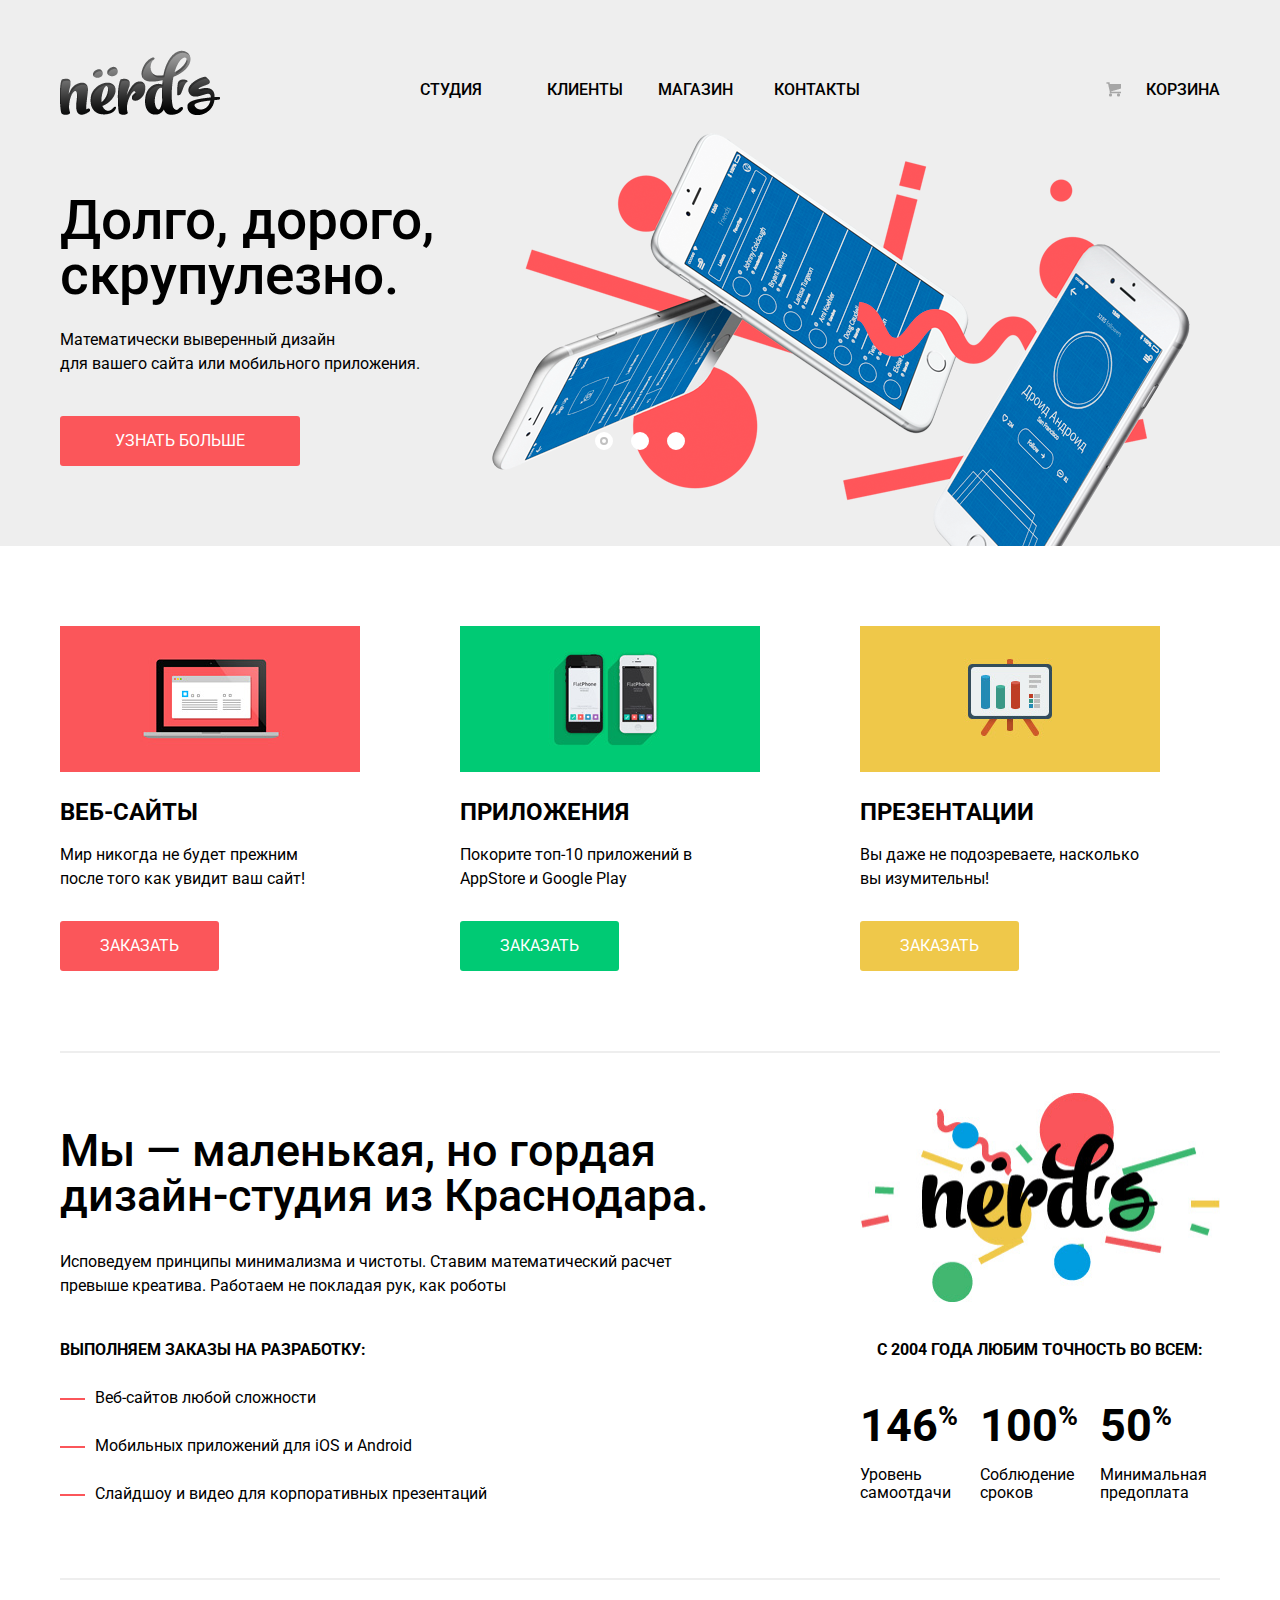
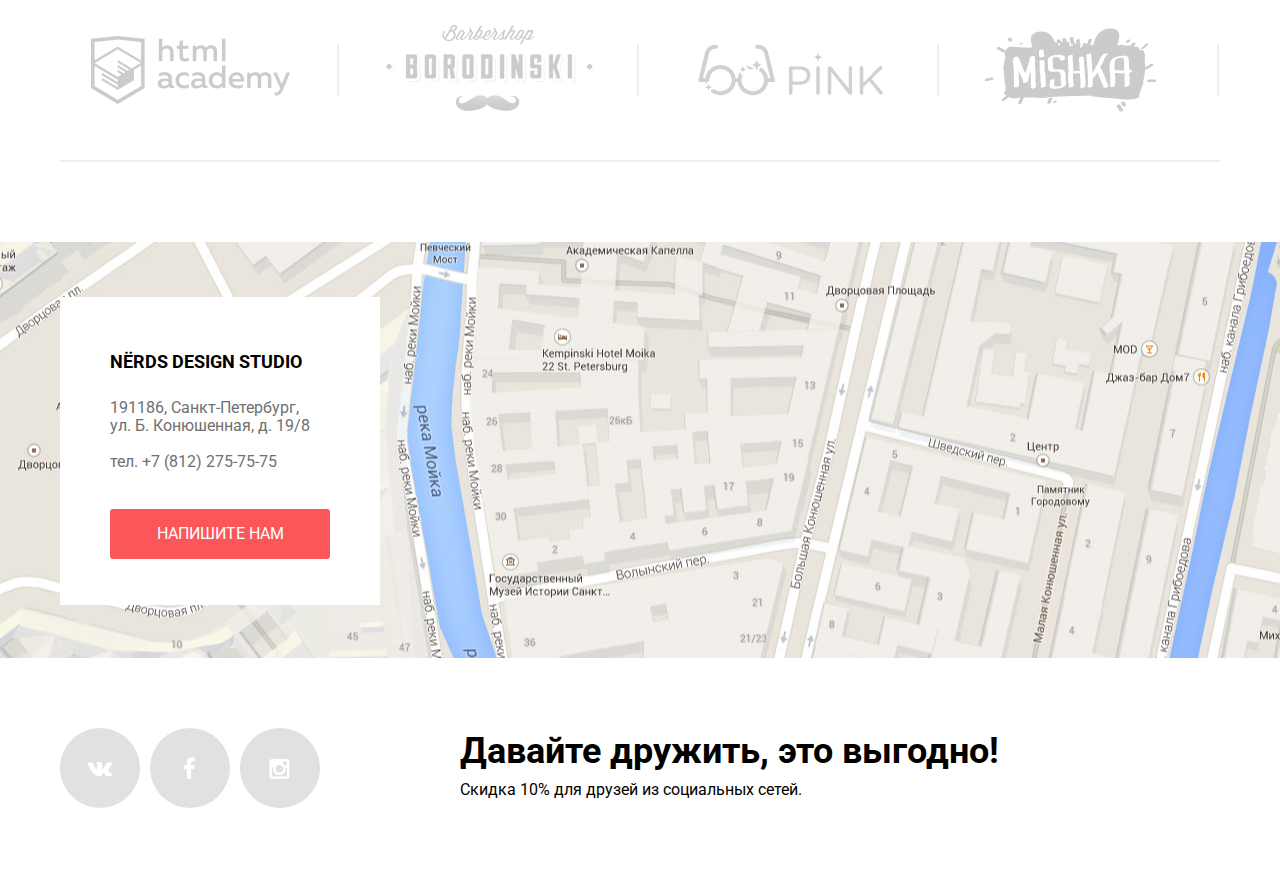
<file: index.html>
<!DOCTYPE html>
<html lang="ru">
  <head>
    <meta charset="utf-8">
    <title>студия Нёрдс</title>
    <link href="https://fonts.googleapis.com/css?family=Roboto:400,500,700&amp;subset=cyrillic" rel="stylesheet">
    <link href="css/normalize-mini.css" rel="stylesheet" type="text/css">
    <link href="css/style-mini.css" rel="stylesheet" type="text/css">
  </head>
  <body>
    
    
    <!-- Шапка -->
    <header class="header">
      <div class="center clearfix">
        <div class="logo">
          <a><img src="img/logo-header.png" width="160" height="65" alt="Логотип Нёрдс"></a>
        </div>
        <nav class="nav">
          <ul class="clearfix">
            <li><a href="#">Студия</a></li>
            <li><a href="#">Клиенты</a></li>
            <li><a href="catalog.html">Магазин</a></li>
            <li><a href="#">Контакты</a></li>
          </ul>
        </nav>
        <div class="cart"><a href="#">Корзина</a></div>
      </div>
    </header>

    
    <!-- Слайдер  -->
    <div class="slider">
      <div class="center">
        
        
        <!-- Инпуты и элементы управления -->
        <input type="radio" id="btn-1" name="toggle" checked>
        <input type="radio" id="btn-2" name="toggle">
        <input type="radio" id="btn-3" name="toggle">
        <div class="slider-controls">
          <label for="btn-1"></label>
          <label for="btn-2"></label>
          <label for="btn-3"></label>
        </div>
        
        
        <!-- Слайды и текст внутри -->
        <div class="slides">
          <div class="slide">
            <div class="slide-desc">
              <b>Долго, дорого,<br> скрупулезно.</b>
              <p>Математически выверенный дизайн<br> для вашего сайта или мобильного приложения.</p>
              <a class="button button-red" href="#">Узнать больше</a>
            </div>
          </div>
          <div class="slide">
            <div class="slide-desc">
              <b>Любим математику<br> как никто другой</b>
              <p>Никакого креатива, только математические формулы<br> для расчета идеальных пропорций.</p>
              <a class="button button-red" href="#">Узнать больше</a>
            </div>
          </div>
          <div class="slide">
            <div class="slide-desc">
              <b>Только ночь,<br> только хардкор</b>
              <p>Работать днем как все? Мы против этого.<br> Ближе к полуночи работа только начинается.</p>
              <a class="button button-red" href="#">Узнать больше</a>
            </div>
          </div>
        </div>
      </div>
    </div>

    
    <!-- Контент -->
    <main class="content">
      
      
      <!-- Преимущества -->
      <div class="benefit-list clearfix">
        <div class="benefit-item img-red">
          <h2>Веб-сайты</h2>
          <p>Мир никогда не будет прежним после того как увидит ваш сайт!</p>
          <a class="button button-red" href="#">Заказать</a>
        </div>
        <div class="benefit-item img-green">
          <h2>Приложения</h2>
          <p>Покорите топ-10 приложений в AppStore и Google Play</p>
          <a class="button button-green" href="#">Заказать</a>
        </div>
        <div class="benefit-item img-yellow">
          <h2>Презентации</h2>
          <p>Вы даже не подозреваете, насколько вы изумительны!</p>
          <a class="button button-yellow" href="#">Заказать</a>
        </div>
      </div>
      
      
      <!-- Основная информация и описание -->
      <div class="index-wrap clearfix">
        
        
        <!-- Левая сторона -->
        <div class="info-left">
          <b>Мы &mdash; маленькая, но гордая дизайн-студия из Краснодара.</b>
          <p>Исповедуем принципы минимализма и чистоты. Ставим математический расчет  превыше креатива. Работаем не покладая рук, как роботы</p>
          <h2>Выполняем заказы на разработку:</h2>
          <ul class="info-list">
            <li class="info-item">Веб-сайтов любой сложности</li>
            <li class="info-item">Мобильных приложений для iOS и Android</li>
            <li class="info-item">Слайдшоу и видео для корпоративных презентаций</li>
          </ul>
        </div>
        
        
        <!-- Правая сторона -->
        <div class="info-right">
          <img src="img/logo-content.png" width="360" height="208" alt="Логотип Нёрдс">
          <b>С 2004 года любим точность во всем:</b>
          <div class="percent-wrap">
            <div class="percent-inner">
              <p class="percent-num">146<span>%</span></p>
              <p class="percent-desc">Уровень самоотдачи</p>
            </div>
            <div class="percent-inner">
              <p class="percent-num">100<span>%</span></p>
              <p class="percent-desc">Соблюдение сроков</p>
            </div>
            <div class="percent-inner">
              <p class="percent-num">50<span>%</span></p>
              <p class="percent-desc">Минимальная предоплата</p>
            </div>
          </div>
        </div>
      </div>
      
      
      <!-- Список вебсайтов с ссылками -->
      <div class="website-list clearfix">
        <div class="website-item">
          <a class="website-item-link" href="#">
            <img src="img/logo-htmlacademy.png" width="199" height="68" alt="htmlacademy">
          </a>
        </div>
        <div class="website-item">
          <a class="website-item-link" href="#">
            <img src="img/logo-borodinsky.png" width="209" height="90" alt="borodinsky">
          </a>
        </div>
        <div class="website-item">
          <a href="#">
            <img src="img/logo-pink.png" width="185" height="52" alt="pink">
          </a>
        </div>
        <div class="website-item">
          <a class="website-item-link" href="#">
            <img src="img/logo-mishka.png" width="173" height="84" alt="mishka">
          </a>
        </div>
      </div>
    </main>
    
    
    <!-- Карта -->
    <div class="map" id="yandex_map">
      <div class="center clearfix">
        <iframe src="https://www.google.com/maps/embed?pb=!1m18!1m12!1m3!1d1188.3775027740576!2d30.32205107360911!3d59.93870027368264!2m3!1f0!2f0!3f0!3m2!1i1024!2i768!4f13.1!3m3!1m2!1s0x4696310fca5ba729%3A0xea9c53d4493c879f!2z0JHQvtC70YzRiNCw0Y8g0JrQvtC90Y7RiNC10L3QvdCw0Y8g0YPQuy4sIDE5LCDQodCw0L3QutGCLdCf0LXRgtC10YDQsdGD0YDQsywgMTkxMTg2!5e0!3m2!1sru!2sru!4v1487448126778" style="border:0" allowfullscreen></iframe>
        <div class="map-inner">
          <h2>Nёrds design studio</h2>
          <p>191186, Санкт-Петербург,<br> ул. Б. Конюшенная, д. 19/8</p>
          <p>тел. +7 (812) 275-75-75</p>
          <a class="button button-red" href="#">Напишите нам</a>
        </div>
      </div>
      
      
      <!-- Форма обратной связи -->
      <form class="feedback" action="http://htmlacademy.ru" method="get">
        <b>Напишите нам</b>
        <div class="feedback-wrap clearfix">
          <div class="feedback-data">
            <label for="text-input"><span>Ваше имя:</span></label>
            <input id="text-input" type="text" name="login" placeholder="Представьтесь, пожалуйста">
          </div>
          <div class="feedback-data">
            <label for="email-input"><span>Ваш e-mail:</span></label>
            <input id="email-input" type="email" name="email" placeholder="Для отправки ответа" >
          </div>
        </div>
        <label>
          <span>Текст письма</span>
          <textarea placeholder="В свободной форме"></textarea>
        </label>
        <button class="button button-red" type="submit">Отправить</button>
        <button class="close"></button>
      </form>
    </div>
    
    
    <!-- Подвал -->
    <footer class="footer clearfix">
      <div class="social-wrap clearfix">
        <a class="social-button vk" href="vk.com">Vkontakte</a>
        <a class="social-button fb" href="facebook.com">Facebook</a>
        <a class="social-button inst" href="instagram.com">Instagram</a>
      </div>
      <div class="footer-text">
        <b>Давайте дружить, это выгодно!</b>
        <p>Скидка 10% для друзей из социальных сетей.</p>
      </div>
    </footer>

    
    <script src="js/script-mini.js"></script>
  </body>
</html>
</file>
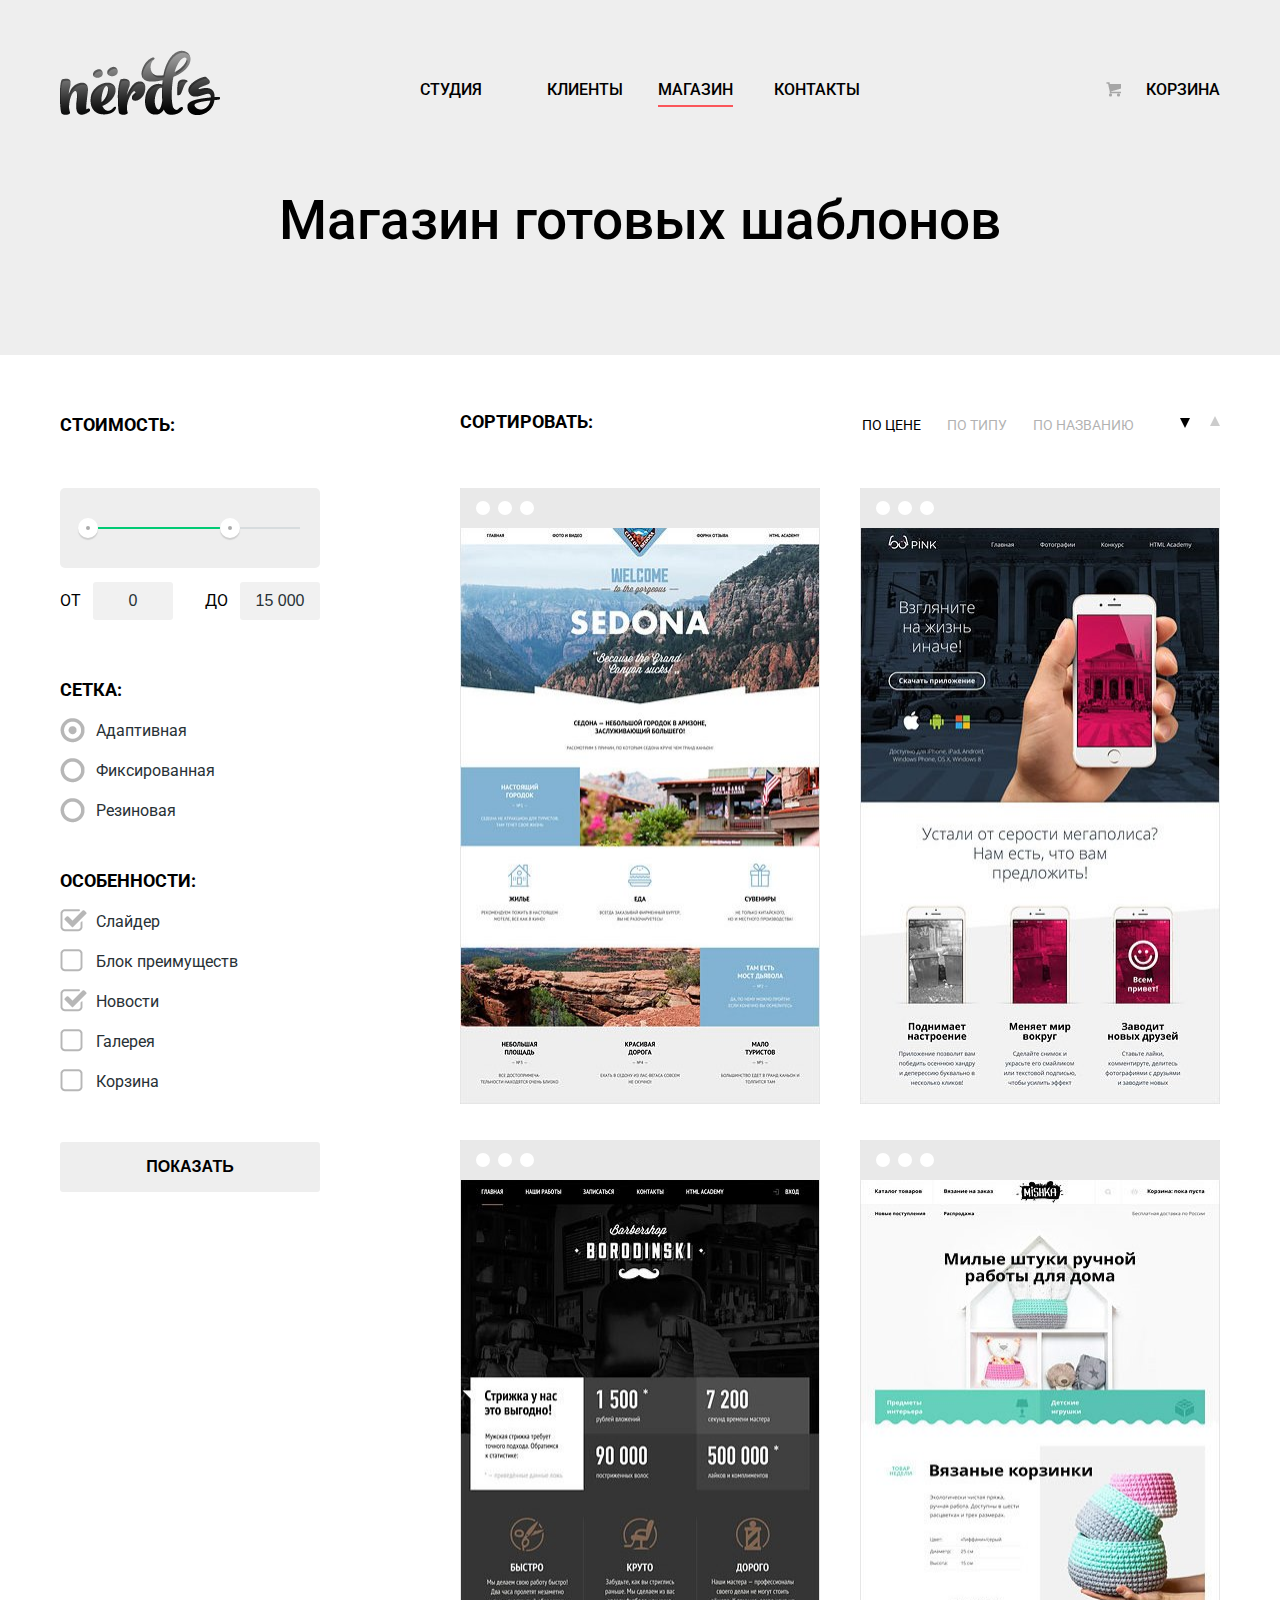
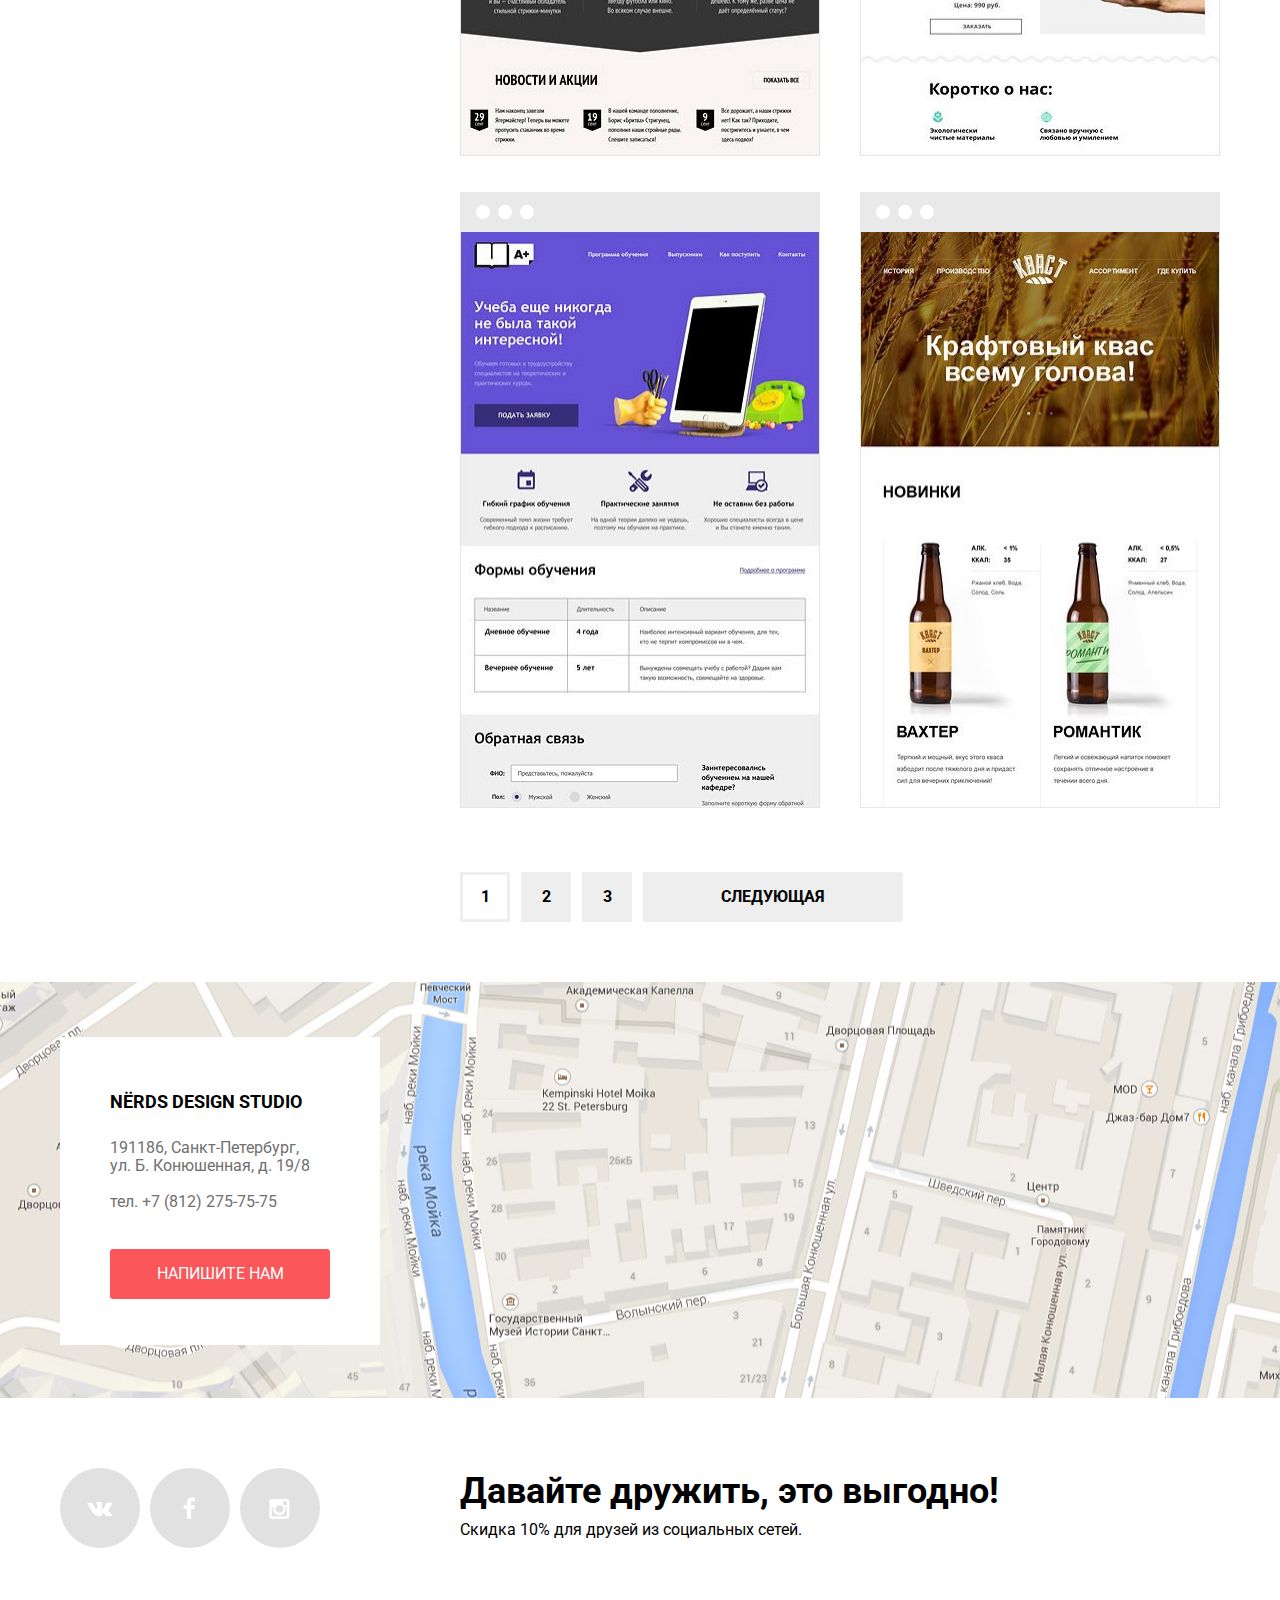
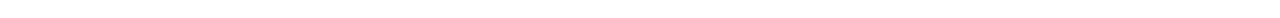
<file: catalog.html>
<!DOCTYPE html>
<html lang="ru">
  <head>
    <meta charset="utf-8">
    <title>студия Нёрдс</title>
    <link href="https://fonts.googleapis.com/css?family=Roboto:400,500,700&amp;subset=cyrillic" rel="stylesheet">
    <link href="css/normalize-mini.css" rel="stylesheet" type="text/css">
    <link href="css/style-mini.css" rel="stylesheet" type="text/css">
  </head>
  <body>
    
    
    <!-- Шапка -->
    <header class="header">
      <div class="center clearfix">
        <div class="logo">
          <a href="index.html"><img src="img/logo-header.png" width="160" height="65" alt="Логотип Нёрдс"></a>
        </div>
        <nav class="nav">
          <ul>
            <li><a href="index.html">Студия</a></li>
            <li><a href="#">Клиенты</a></li>
            <li><a class="nav-active" href="#">Магазин</a></li>
            <li><a href="#">Контакты</a></li>
          </ul>
        </nav>
        <div class="cart"><a href="#">Корзина</a></div>
      </div>
    </header>
    
    
    <!-- Заголовок страницы -->
    <div class="page-heading">
      <div class="center">
        <h1>Магазин готовых шаблонов</h1>
      </div>
    </div>

    
    <!-- Контент -->
    <main class="content clearfix">
      <div class="column-left">
        <form class="form-filter" action="http://htmlacademy.ru" method="get">
          
          
          <!-- Стоимость: -->
          <div class="range-filter">
            <b>Стоимость:</b>
            <div class="range-control">
              <div class="scale">
                <div class="bar"></div>
              </div>
              <div class="toggle toggle-min"></div>
              <div class="toggle toggle-max"></div>
            </div>
            <div class="price-control">
              <label class="price-min">От <input name="price-min" type="text" value="0"></label>
              <label class="price-max">До <input name="price-max" type="text" value="15 000"></label>
            </div>
          </div>

          
          <!-- Сетка: -->
          <div class="layout-filter">
            <b>Сетка:</b>
            <div class="layout-radio">
              <input type="radio" id="radio-1" name="layout" value="adaptive" checked>
              <label for="radio-1"><span>Адаптивная</span></label>
            </div>
            <div class="layout-radio">
              <input type="radio" id="radio-2" name="layout" value="fixed">
              <label for="radio-2"><span>Фиксированная</span></label>
            </div>
            <div class="layout-radio">
              <input type="radio" id="radio-3" name="layout" value="rubber">
              <label for="radio-3"><span>Резиновая</span></label>
            </div>
          </div>
          
          
          <!-- Особенности: -->
          <div class="feature-filter">
            <b>Особенности:</b>
            <div class="feature-checkbox">
              <input type="checkbox" id="checkbox-1" name="slider" checked>
              <label for="checkbox-1"><span>Слайдер</span></label>
            </div>
            <div class="feature-checkbox">
              <input type="checkbox" id="checkbox-2" name="slider">
              <label for="checkbox-2"><span>Блок преимуществ</span></label>
            </div>
            <div class="feature-checkbox">
              <input type="checkbox" id="checkbox-3" name="slider" checked>
              <label for="checkbox-3"><span>Новости</span></label>
            </div>
            <div class="feature-checkbox">
              <input type="checkbox" id="checkbox-4" name="slider">
              <label for="checkbox-4"><span>Галерея</span></label>
            </div>
            <div class="feature-checkbox">
              <input type="checkbox" id="checkbox-5" name="slider">
              <label for="checkbox-5"><span>Корзина</span></label>
            </div>
          </div>

          
          <!-- Кнопка отправки формы -->
          <button class="button button-gray" type="submit">Показать</button>
        </form>
      </div>

      
      <!-- Правая колонка -->
      <div class="column-right">
        
        
        <!-- Варианты сортировки -->
        <div class="sorting clearfix">
          <b>Сортировать:</b>
          <div class="sorting-triangles">
            <div class="max-min">
              <a class="triangle-active" href="#">По убыванию</a>
            </div>
            <div class="min-max">
              <a href="#">По возрастанию</a>
            </div>
          </div>
          <div class="sorting-list">
            <a class="sorting-item sorting-active" href="#">По цене</a>
            <a class="sorting-item" href="#">По типу</a>
            <a class="sorting-item" href="#">По названию</a>
          </div>
        </div>
        
        
        <!-- Результаты поиска -->
        <div class="goods-wrap">
          <div class="goods">
            <div class="goods-top">
              <span></span>
              <span></span>
              <span></span>
            </div>
            <img src="img/site-sedona.jpg" width="360" height="574" alt="Sedona">
            <div class="goods-bottom">
              <b>Sedona</b>
              <p>Информационный сайт<br>для туристов</p>
              <a class="button button-red" href="#">9 900 Руб.</a>
            </div>
          </div>
          <div class="goods">
            <div class="goods-top">
              <span></span>
              <span></span>
              <span></span>
            </div>
            <img src="img/site-pink.jpg" width="360" height="574"  alt="pink">
            <div class="goods-bottom">
              <b>Pink App</b>
              <p>Продуктовый лендинг<br> приложения для iOS и Android</p>
              <a class="button button-red" href="#">9 900 Руб.</a>
            </div>
          </div>
          <div class="goods">
            <div class="goods-top">
              <span></span>
              <span></span>
              <span></span>
            </div>
            <img src="img/site-borodinsky.jpg" width="360" height="574"  alt="borodinsky">
            <div class="goods-bottom">
              <b>Barbershop</b>
              <p>Сайт салон красоты.<br> Для мужчин, да.</p>
              <a class="button button-red" href="#">9 900 Руб.</a>
            </div>
          </div>
          <div class="goods">
            <div class="goods-top">
              <span></span>
              <span></span>
              <span></span>
            </div>
            <img src="img/site-mishka.jpg" width="360" height="574" alt="mishka">
            <div class="goods-bottom">
              <b>Mishka</b>
              <p>Интернет-магазин<br> вязаных игрушек</p>
              <a class="button button-red" href="#">9 900 Руб.</a>
            </div>
          </div>
          <div class="goods">
            <div class="goods-top">
              <span></span>
              <span></span>
              <span></span>
            </div>
            <img src="img/site-aplus.jpg" width="360" height="574" alt="aplus">
            <div class="goods-bottom">
              <b>A Plus</b>
              <p>Лендинг курсов повышения <br> квалификации</p>
              <a class="button button-red" href="#">9 900 Руб.</a>
            </div>
          </div>
          <div class="goods">
            <div class="goods-top">
              <span></span>
              <span></span>
              <span></span>
            </div>
            <img src="img/site-kvast.jpg" width="360" height="574" alt="kvast">
            <div class="goods-bottom">
              <b>Кваст</b>
              <p>Промо-сайт производителя<br> крафтового кваса</p>
              <a class="button button-red" href="#">9 900 Руб.</a>
            </div>
          </div>
        </div>
        
        
        <!-- Пагинатор -->
        <ul class="paginator clearfix">
          <li><a class="page-link page-active" href="#">1</a></li>
          <li><a class="page-link" href="#">2</a></li>
          <li><a class="page-link" href="#">3</a></li>
          <li><a class="button button-gray" href="#">Следующая</a></li>
        </ul>
      </div>
    </main>

    
    <!-- Карта -->
    <div class="map" id="yandex_map">
      <div class="center clearfix">
        <iframe src="https://www.google.com/maps/embed?pb=!1m18!1m12!1m3!1d1188.3775027740576!2d30.32205107360911!3d59.93870027368264!2m3!1f0!2f0!3f0!3m2!1i1024!2i768!4f13.1!3m3!1m2!1s0x4696310fca5ba729%3A0xea9c53d4493c879f!2z0JHQvtC70YzRiNCw0Y8g0JrQvtC90Y7RiNC10L3QvdCw0Y8g0YPQuy4sIDE5LCDQodCw0L3QutGCLdCf0LXRgtC10YDQsdGD0YDQsywgMTkxMTg2!5e0!3m2!1sru!2sru!4v1487448126778" style="border:0" allowfullscreen></iframe>
        <div class="map-inner">
          <h2>Nёrds design studio</h2>
          <p>191186, Санкт-Петербург,<br> ул. Б. Конюшенная, д. 19/8</p>
          <p>тел. +7 (812) 275-75-75</p>
          <a class="button button-red" href="#">Напишите нам</a>
        </div>
      </div>
      
      
      <!-- Форма обратной связи -->
      <form class="feedback" action="http://htmlacademy.ru" method="get">
        <b>Напишите нам</b>
        <div class="feedback-wrap clearfix">
          <div class="feedback-data">
            <label for="text-input"><span>Ваше имя:</span></label>
            <input id="text-input" type="text" name="login" placeholder="Представьтесь, пожалуйста">
          </div>
          <div class="feedback-data">
            <label for="email-input"><span>Ваш e-mail:</span></label>
            <input id="email-input" type="email" name="email" placeholder="Для отправки ответа" >
          </div>
        </div>
        <label>
          <span>Текст письма</span>
          <textarea placeholder="В свободной форме"></textarea>
        </label>
        <button class="button button-red" type="submit">Отправить</button>
        <button class="close"></button>
      </form>
    </div>

    
    <!-- Подвал -->
    <footer class="footer clearfix">
      <div class="social-wrap clearfix">
        <a class="social-button vk" href="vk.com">Vkontakte</a>
        <a class="social-button fb" href="facebook.com">Facebook</a>
        <a class="social-button inst" href="instagram.com">Instagram</a>
      </div>
      <div class="footer-text">
        <b>Давайте дружить, это выгодно!</b>
        <p>Скидка 10% для друзей из социальных сетей.</p>
      </div>
    </footer>
    
  
    <script src="js/script-mini.js"></script>
  </body>
</html>
</file>
<file: css/style-mini.css>
﻿body{margin:0;font-family:"Roboto", "Arial", sans-serif;font-size:16px;line-height:24px;font-weight:400}.clearfix:after{content:"";display:table;clear:both}.center{width:1160px;padding:0 20px;margin:auto}.button{display:inline-block;vertical-align:top;box-sizing:border-box;margin:0;padding-top:16px;padding-bottom:16px;text-align:center;text-transform:uppercase;font-size:16px;line-height:18px;font-weight:400;color:#ffffff;border-radius:3px;text-decoration:none}button:active{outline:none}.button-red{background-color:#fb565a}.button-red:hover{background-color:#e74246}.button-red:active{color:rgba(255, 255, 255, 0.3);background-color:#d7373b;box-shadow:inset 0 2px #c13135}.button-green{background:#00ca74}.button-green:hover{background:#00bc6c}.button-green:active{color:rgba(255, 255, 255, 0.3);background:#00aa62;box-shadow:inset 0 2px #009958}.button-yellow{background:#efc84a}.button-yellow:hover{background:#eab534}.button-yellow:active{color:rgba(255, 255, 255, 0.3);background:#e5a722;box-shadow:inset 0 2px #ce961f}.button-gray{color:black;background:#eeeeee}.button-gray:hover{background:#dfdfdf}.button-gray:active{color:rgba(0, 0, 0, 0.3);background:#d5d5d5;box-shadow:inset 0 2px #bfbfbf}.header{padding-top:50px;padding-bottom:18px;line-height:30px;font-weight:500;text-transform:uppercase;background:#eeeeee}.logo{width:160px;height:65px;float:left}.logo img{width:160px;height:65px}.logo:hover{opacity:0.8}.logo img:active{opacity:0.4}.nav{width:440px;margin-left:200px;padding-top:25px;float:left}.nav ul{margin:0;padding:0;list-style:none}.nav li{width:110px;float:left;text-align:center}.nav li:first-child{text-align:left}.nav li:last-child{text-align:right}.nav a{display:inline-block;vertical-align:top;text-decoration:none;color:inherit}.nav a:hover{color:#fb565a}.nav a:active{color:black;opacity:0.3}.nav .nav-active{border-bottom:2px solid #fb565a;color:black}.nav .nav-active:hover,.nav .nav-active:active{color:black}.cart{padding-top:25px;float:right}.cart a{display:inline-block;vertical-align:top;position:relative;padding-left:40px;color:inherit;text-decoration:none}.cart a::before{content:"";width:15px;height:15px;position:absolute;left:0;top:7px;background:url("../img/sprite.png") -10px -10px;opacity:0.3}.cart a:hover{color:#fb565a}.cart a:active{color:#a6a6a6}.cart .nav-active{border-bottom:2px solid #fb565a;color:black}.cart .nav-active:hover,.cart .nav-active:active{color:black}.slider{background:#eee}.slider .center{width:1160px;margin:0 auto;position:relative}.slider-controls{position:absolute;bottom:104px;left:50%;width:200px;height:10px;margin-left:-100px;text-align:center;z-index:1000}.slider-controls label{display:inline-block;width:12px;height:12px;margin:0 7px;background:white;border:3px solid white;vertical-align:top;border-radius:50%;cursor:pointer;position:relative}.slider input{display:none}#btn-1:checked ~ .slider-controls label[for="btn-1"]::before,#btn-2:checked ~ .slider-controls label[for="btn-2"]::before,#btn-3:checked ~ .slider-controls label[for="btn-3"]::before{content:"";position:absolute;width:4px;height:4px;border:2px solid #c1c1c1;top:50%;left:50%;margin-top:-4px;margin-left:-4px;border-radius:50%}.slider-controls .active{background:#c1c1c1}.slide{padding-top:60px;padding-bottom:80px}.slide:nth-child(1){background-image:url("../img/slide1.png");background-repeat:no-repeat;background-position:432px 0}.slide:nth-child(2){background-image:url("../img/slide2.png");background-repeat:no-repeat;background-position:100% 10px}.slide:nth-child(3){background-image:url("../img/slide3.png");background-repeat:no-repeat;background-position:100% 10px}.slide{display:none}#btn-1:checked ~ .slides .slide:nth-child(1){display:block}#btn-2:checked ~ .slides .slide:nth-child(2){display:block}#btn-3:checked ~ .slides .slide:nth-child(3){display:block}.slide:nth-child(3){background-image:url("../img/slide3.png");background-repeat:no-repeat;background-position:100% 10px}.slide-desc b{display:block;margin-bottom:25px;font-size:55px;line-height:55px;font-weight:500;width:600px}.slide-desc p{margin:0;margin-bottom:40px}.slide-desc .button{padding-left:55px;padding-right:55px}.content{display:block;width:1160px;padding:0 20px;margin:auto}.benefit-list{margin-top:80px;margin-bottom:80px}.benefit-item{width:300px;float:left;padding-top:146px;margin-right:100px}.benefit-item:last-child{margin-right:0}.benefit-item h2{margin-top:25px;margin-bottom:10px;font-size:24px;line-height:30px;text-transform:uppercase}.benefit-item p{margin-right:20px;margin-bottom:30px}.benefit-list .button{padding-left:40px;padding-right:40px}.img-red{background:#ffffff url("../img/adv.png") no-repeat -300px 0px}.img-green{background:#ffffff url("../img/adv.png") no-repeat 0px 0px}.img-yellow{background:#ffffff url("../img/adv.png") no-repeat -600px 0px}.index-wrap{border-top:2px solid #eeeeee;padding-top:40px;margin-bottom:72px}.info-left{width:660px;float:left;margin-top:35px}.info-left b{display:block;margin-bottom:32px;font-size:45px;line-height:45px;font-weight:500}.info-left p{margin-bottom:40px}.info-left h2{margin-bottom:24px;font-size:inherit;line-height:inherit;font-weight:700;text-transform:uppercase}.info-list{margin:0;padding:0;list-style:none}.info-item{position:relative;margin-bottom:24px;padding-left:35px}.info-item:last-child{margin:0}.info-item::before{content:"";position:absolute;top:12px;left:0;width:25px;height:2px;background:#fb565a}.info-right{width:360px;float:right}.info-right img{display:block;width:360px;height:209px;margin-bottom:36px}.info-right b{display:block;text-align:center;text-transform:uppercase;font-size:16px;font-weight:700;margin-bottom:32px}.percent-wrap{font-size:0}.percent-inner{width:120px;display:inline-block;vertical-align:bottom}.percent-num{font-size:45px;line-height:45px;font-weight:700;margin:0;margin-bottom:18px}.percent-num span{font-size:0.6em;vertical-align:super}.percent-desc{font-size:16px;line-height:18px;margin:0}.website-list{border-top:2px solid #eeeeee;border-bottom:2px solid #eeeeee;margin-bottom:80px;overflow:hidden}.website-item{float:left;width:260px;height:180px;margin:0 20px;text-align:center;font-size:0;line-height:180px;position:relative}.website-item:nth-child(4n+1){margin-left:0}.website-item:nth-child(4n){margin-left:0;margin-right:0}.website-item::after{content:"";position:absolute;width:2px;height:52px;background:#eeeeee;right:-19px;top:64px}.website-item img{vertical-align:middle}.website-item a{opacity:0.2}.website-item a:hover{opacity:1}.website-item img:active{opacity:0.1}.map{position:relative;background:#f1efe8 url("../img/map.jpg") no-repeat 50% 50%}.map iframe{position:absolute;width:100%;height:100%;top:0;left:0;border:0}.map-inner{margin-top:55px;margin-bottom:53px;position:relative;float:left;width:220px;padding:50px;padding-bottom:46px;background:white}.map-inner h2{margin:0;margin-bottom:22px;font-size:18px;line-height:30px;font-weight:700;text-transform:uppercase;background:white}.map-inner p{margin:0;margin-bottom:18px;font-size:16px;line-height:18px;color:#707070}.map-inner p:last-of-type{margin-bottom:38px}.map-inner .button{width:100%}.feedback{position:absolute;z-index:1000;left:50%;margin-left:-480px;bottom:-38px;width:760px;background:white;padding:68px 100px 84px 100px;box-shadow:0 20px 40px 5px #a2a2a2;display:none}@-webkit-keyframes "right-movement"{0%{-webkit-transform:translateX(-2000px);transform:translateX(-2000px);}100%{-webkit-transform:translateX(0px);transform:translateX(0px);}}@keyframes "right-movement"{0%{-webkit-transform:translateX(-2000px);transform:translateX(-2000px);}100%{-webkit-transform:translateX(0px);transform:translateX(0px);}}@-webkit-keyframes "shake"{0%,100%{-webkit-transform:translateX(0);transform:translateX(0);}10%,30%,50%,70%,90%{-webkit-transform:translateX(-10px);transform:translateX(-10px);}20%,40%,60%,80%{-webkit-transform:translateX(10px);transform:translateX(10px);}}@keyframes "shake"{0%,100%{-webkit-transform:translateX(0);transform:translateX(0);}10%,30%,50%,70%,90%{-webkit-transform:translateX(-10px);transform:translateX(-10px);}20%,40%,60%,80%{-webkit-transform:translateX(10px);transform:translateX(10px);}}.feedback-show{display:block;-webkit-animation:right-movement 0.4s;animation:right-movement 0.4s}.feedback-error{-webkit-animation:shake 0.4s;animation:shake 0.4s}.feedback b{display:block;font-size:45px;line-height:45px;margin-bottom:38px}.feedback-wrap{margin-bottom:30px}.feedback-data{float:left;width:360px}.feedback-data:last-child{float:right}.feedback span{display:block;font-weight:bold;margin:0;padding:0;margin-bottom:6px}.feedback input{box-sizing:border-box;display:block;width:100%;height:50px;padding:14px;border:2px solid #d7dcde;border-radius:3px}.feedback input::-webkit-input-placeholder{color:rgba(68, 68, 68, 0.5)}.feedback input::-moz-placeholder{color:rgba(68, 68, 68, 0.5)}.feedback input:-ms-input-placeholder{color:rgba(68, 68, 68, 0.5)}.feedback input:hover{border-color:#b4b9bb}.feedback input:focus{color:rgba(68, 68, 68, 1);border-color:#000000;outline:none}.feedback input:focus::-webkit-input-placeholder{color:rgba(68, 68, 68, 1)}.feedback input:focus::-moz-placeholder{color:rgba(68, 68, 68, 1)}.feedback input:focus:-ms-input-placeholder{color:rgba(68, 68, 68, 1)}.feedback input:invalid{color:rgba(231, 66, 70, 1);border-color:#e74246;outline:none}.feedback input:invalid::-webkit-input-placeholder{color:rgba(231, 66, 70, 1)}.feedback input:invalid::-moz-placeholder{color:rgba(231, 66, 70, 1)}.feedback input:invalid:-ms-input-placeholder{color:rgba(231, 66, 70, 1)}.feedback textarea{display:block;box-sizing:border-box;width:100%;height:118px;padding:12px;border-radius:3px;border:2px solid #d7dcde;color:rgba(68, 68, 68, 1);margin-bottom:48px}.feedback textarea:hover{border-color:#b4b9bb}.feedback textarea:focus{border-color:#000000;color:rgba(68, 68, 68, 1);outline:none}.feedback textarea:invalid{color:rgba(231, 66, 70, 1);border-color:#e74246;outline:none}.feedback textarea:focus{color:rgba(68, 68, 68, 1);border-color:#000000;outline:none}.feedback textarea:focus::-webkit-input-placeholder{color:rgba(68, 68, 68, 1)}.feedback textarea:focus::-moz-placeholder{color:rgba(68, 68, 68, 1)}.feedback textarea:focus:-ms-input-placeholder{color:rgba(68, 68, 68, 1)}.feedback button{border:none;width:260px}.feedback .close{position:absolute;top:78px;right:90px;width:21px;height:21px;background:url("../img/sprite.png") -10px -45px;opacity:0.3}.feedback .close:hover{opacity:1}.feedback .close:active{opacity:0.1}.footer{width:1160px;padding:70px 20px;margin:auto}.social-wrap{width:260px;float:left}.social-wrap a{background-color:#e1e1e1;float:left;width:80px;height:80px;font-size:0;margin:0 5px;border-radius:50%;position:relative}.social-wrap a:first-child{margin-left:0}.social-wrap a:last-child{margin-right:0}.social-wrap a:hover{background-color:#e74246}.social-wrap a:active{background-color:#d7373b;box-shadow:inset 0 2px #c13135}.social-wrap a::before{content:"";position:absolute;width:30px;height:30px;top:50%;left:50%;margin-top:-15px;margin-left:-15px;background:yellow}.social-wrap a:active::before{opacity:0.3}.social-wrap .vk::before{background:url("../img/sprite.png") -8px -160px no-repeat}.social-wrap .fb::before{background:url("../img/sprite.png") -2px -82px}.social-wrap .inst::before{background:url("../img/sprite.png") -6px -123px}.footer-text{float:right;width:760px}.footer-text b{display:block;font-size:36px;line-height:36px;font-weight:700;margin-top:5px;margin-bottom:10px}.footer-text p{line-height:22px;margin:0}.page-heading{padding-top:60px;padding-bottom:107px;text-align:center;background:#eeeeee}.page-heading h1{margin:0;font-size:55px;line-height:55px;font-weight:500}.column-left{width:260px;margin-top:55px;float:left}.form-filter b{display:block;text-transform:uppercase;font-size:18px;line-height:30px;font-weight:700}.range-filter{margin-bottom:55px}.range-filter b{margin-bottom:48px}.range-control{position:relative;height:41px;padding-top:39px;padding-right:20px;padding-left:20px;margin-bottom:14px;border-radius:5px;background:#eeeeee}.range-control .scale{height:2px;background:#d7dcde}.range-control .bar{width:142px;height:2px;background:#00ca74}.range-control .toggle{position:absolute;top:30px;left:0px;width:4px;height:4px;cursor:pointer;border:8px solid #ffffff;border-radius:50%;background:#ababab;box-shadow:0 2px 1px 0 #cfcfcf}.range-control .toggle-min{left:18px}.range-control .toggle-max{left:160px}.price-control{font-size:0}.price-control label{display:inline-block;vertical-align:top;font-size:16px;line-height:22px;width:50%;text-transform:uppercase}.price-max{text-align:right}.price-control input{width:60px;margin-left:8px;padding:10px;text-align:center;color:#283136;border:none;border-radius:3px;background:#f1f1f1}.layout-filter{margin-bottom:35px}.layout-filter b{margin-bottom:6px}.layout-radio{background:white;line-height:20px}.layout-radio label{position:relative;font-size:16px;line-height:40px;color:#283136}.layout-radio input{display:none}.layout-radio span{margin-left:36px}.layout-radio span::before{content:"";width:25px;height:25px;position:absolute;left:0;top:0;bottom:0;margin:auto}.layout-radio label:hover{color:black}.layout-radio input:disabled + label{color:#d0d2d3}.layout-radio input:checked + label span::before{background:url("../img/radio-checkbox.png") -5px -106px;opacity:0.4}.layout-radio input:checked + label:hover span::before{background:url("../img/radio-checkbox.png") -5px -106px;opacity:1}.layout-radio input:not(:checked) + label span::before{background:url("../img/radio-checkbox.png") -5px -71px;opacity:0.4}.layout-radio input:not(:checked) + label:hover span::before{background:url("../img/radio-checkbox.png") -5px -71px;opacity:1}.layout-radio input:disabled + label span::before{opacity:0.1}.layout-radio input:disabled + label:hover span::before{opacity:0.1}.feature-filter{margin-bottom:40px}.feature-filter b{margin-bottom:6px}.feature-checkbox{background:white;line-height:20px}.feature-checkbox label{position:relative;font-size:16px;line-height:40px;color:#283136}.feature-checkbox input{display:none}.feature-checkbox span{margin-left:36px}.feature-checkbox span::before{content:"";width:27px;height:25px;position:absolute;left:0;top:0;bottom:0;margin:auto}.feature-checkbox label:hover{color:black}.feature-checkbox input:disabled + label{color:#d0d2d3}.feature-checkbox input:checked + label span::before{background:url("../img/radio-checkbox.png") -5px -38px;opacity:0.4}.feature-checkbox input:checked + label:hover span::before{background:url("../img/radio-checkbox.png") -5px -38px;opacity:1}.feature-checkbox input:not(:checked) + label span::before{background:url("../img/radio-checkbox.png") -5px -5px;opacity:0.4}.feature-checkbox input:not(:checked) + label:hover span::before{background:url("../img/radio-checkbox.png") -5px -5px;opacity:1}.feature-checkbox input:disabled + label span::before{opacity:0.1}.feature-checkbox input:disabled + label:hover span::before{opacity:0.1}.form-filter button{border:0;width:100%;font-weight:700}.column-right{width:760px;margin-top:55px;float:right}.sorting{margin-bottom:18px;height:24px}.sorting b{width:160px;float:left;font-size:18px;text-transform:uppercase;vertical-align:middle;line-height:24px}.sorting-list{float:right;font-size:0}.sorting-list a{display:inline-block;vertical-align:bottom;font-size:14px;line-height:18px;color:black;opacity:0.3;text-transform:uppercase;text-decoration:none;margin-right:26px}.sorting-list a:hover{opacity:0.6}.sorting-list a:active{opacity:1}.sorting-list .sorting-active{opacity:1}.sorting-list .sorting-active:hover,.sorting-list .sorting-active:active{opacity:1}.sorting-triangles{float:right;width:60px}.sorting-triangles div{float:left;width:30px;height:24px;position:relative}.max-min a{position:absolute;border:5px solid transparent;border-top:10px solid #000000;font-size:0;right:0;top:50%;margin-top:-4px;color:black;opacity:0.2}.max-min a:hover{opacity:0.4}.max-min a:active{opacity:1}.max-min .triangle-active,.max-min .triangle-active:hover,.max-min .triangle-active:active{opacity:1}.min-max a{position:absolute;border:5px solid transparent;border-bottom:10px solid #000000;font-size:0;right:0;bottom:50%;margin-bottom:-4px;opacity:0.2}.min-max a:hover{opacity:0.4}.min-max a:active{opacity:1}.min-max .triangle-active,.min-max .triangle-active:hover,.min-max .triangle-active:active{opacity:1}.goods-wrap{font-size:0;margin-bottom:64px}.goods{display:inline-block;vertical-align:top;width:360px;height:616px;margin-top:36px;margin-right:40px;position:relative;font-size:18px;background:#e5e5e5}.goods:hover{box-shadow:0 6px 16px #cfcfcf}.goods:nth-child(2n){margin-right:0}.goods-top{background-color:#e9e9e9;padding:8px 16px;font-size:0;border-radius:3px 3px 0 0}.goods-top span{display:inline-block;vertical-align:middle;width:14px;height:14px;margin-right:8px;border-radius:50%;background:#ffffff}.goods:hover .goods-top{background-color:#4d4d4d;border-radius:3px 3px 0 0}.goods img{display:block;width:360px;height:576px}.goods-bottom{display:none;width:100%;position:absolute;bottom:0;background:#eeeeee;padding-top:26px;text-align:center}.goods:hover .goods-bottom{display:block}.goods-bottom b{display:block;margin-bottom:8px;font-size:18px;line-height:30px;text-align:center;text-transform:uppercase}.goods-bottom p{margin-bottom:30px;line-height:18px;text-align:center;font-size:16px;line-height:18px;color:#666666}.goods-bottom .button{width:200px;margin-bottom:43px;text-transform:uppercase;font-size:16px;font-weight:400}.goods-bottom .button:hover{background:#e74246}.goods-bottom .button:active{box-shadow:inset 0 2px #c13135;background:#d7373b}.paginator{margin-bottom:60px;padding:0;list-style:none}.paginator li{float:left;width:50px;height:50px;margin-right:11px;background:#eeeeee;text-align:center;vertical-align:middle;line-height:50px}.paginator .page-link{position:relative;z-index:10;display:block;height:100%;color:black;font-weight:700;text-decoration:none}.paginator .page-link:hover{background:#dfdfdf}.paginator .page-link:active{color:rgba(0, 0, 0, 0.3);background:#d5d5d5;box-shadow:inset 0 2px #bfbfbf}.paginator .page-active{background:white;box-shadow:inset 0 0 0 3px #eeeeee}.paginator .page-active:hover,.paginator .page-active:active{color:black;background:white;box-shadow:inset 0 0 0 3px #eeeeee}.paginator .button{padding-left:78px;padding-right:78px;font-weight:700}
</file>
